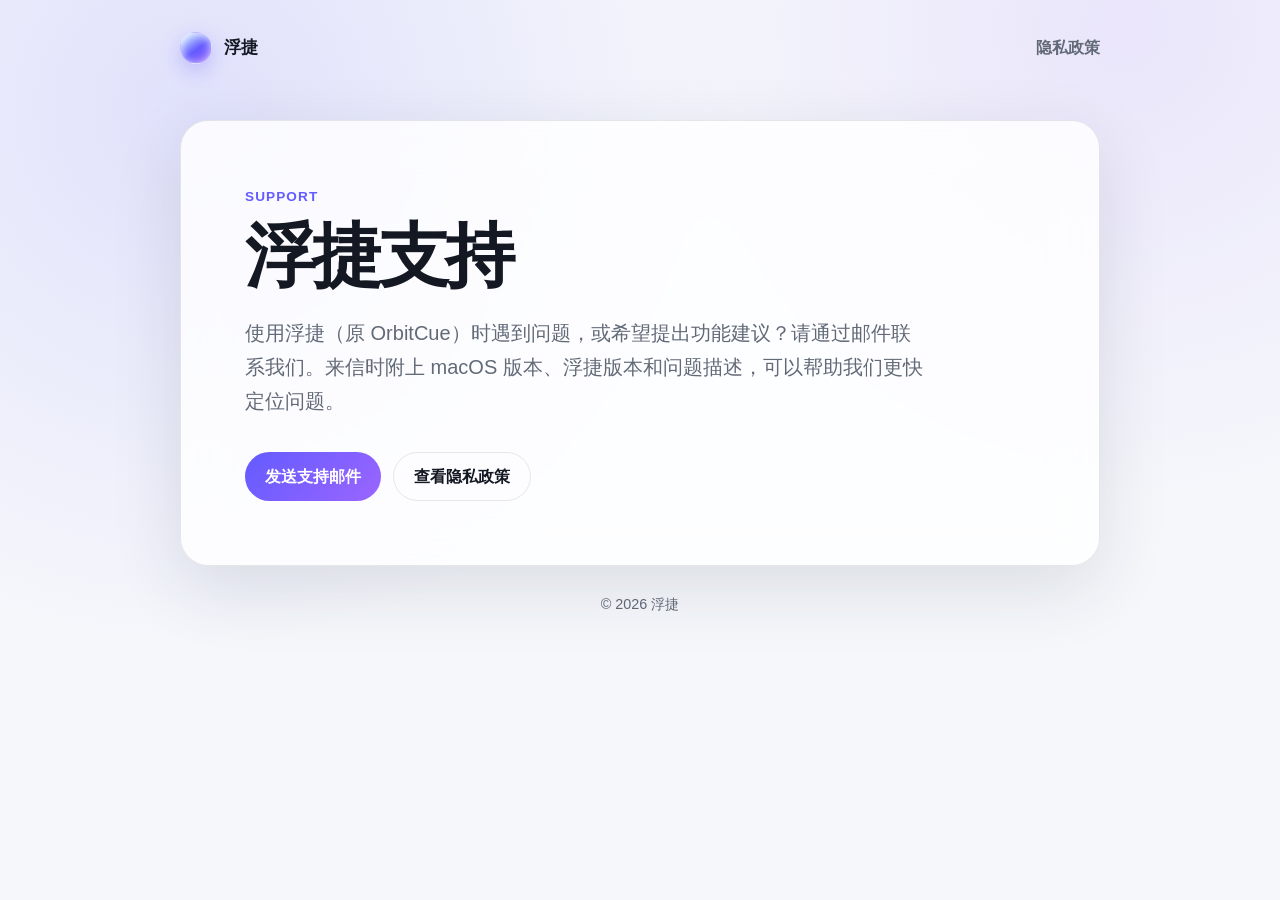
<file: index.html>
<!doctype html>
<html lang="zh-CN">
<head>
  <meta charset="utf-8">
  <meta name="viewport" content="width=device-width, initial-scale=1">
  <meta name="description" content="浮捷技术支持与隐私政策。">
  <title>浮捷支持</title>
  <link rel="stylesheet" href="styles.css">
</head>
<body>
  <main class="shell">
    <nav aria-label="主导航">
      <a class="brand" href="./"><span class="orb" aria-hidden="true"></span>浮捷</a>
      <a class="nav-link" href="privacy.html">隐私政策</a>
    </nav>

    <section class="card">
      <p class="eyebrow">Support</p>
      <h1>浮捷支持</h1>
      <p class="lead">使用浮捷（原 OrbitCue）时遇到问题，或希望提出功能建议？请通过邮件联系我们。来信时附上 macOS 版本、浮捷版本和问题描述，可以帮助我们更快定位问题。</p>
      <div class="actions">
        <a class="button" href="mailto:kiraququ54@gmail.com?subject=%E6%B5%AE%E6%8D%B7%20%E6%8A%80%E6%9C%AF%E6%94%AF%E6%8C%81">发送支持邮件</a>
        <a class="button secondary" href="privacy.html">查看隐私政策</a>
      </div>
    </section>

    <footer>© 2026 浮捷</footer>
  </main>
</body>
</html>
</file>
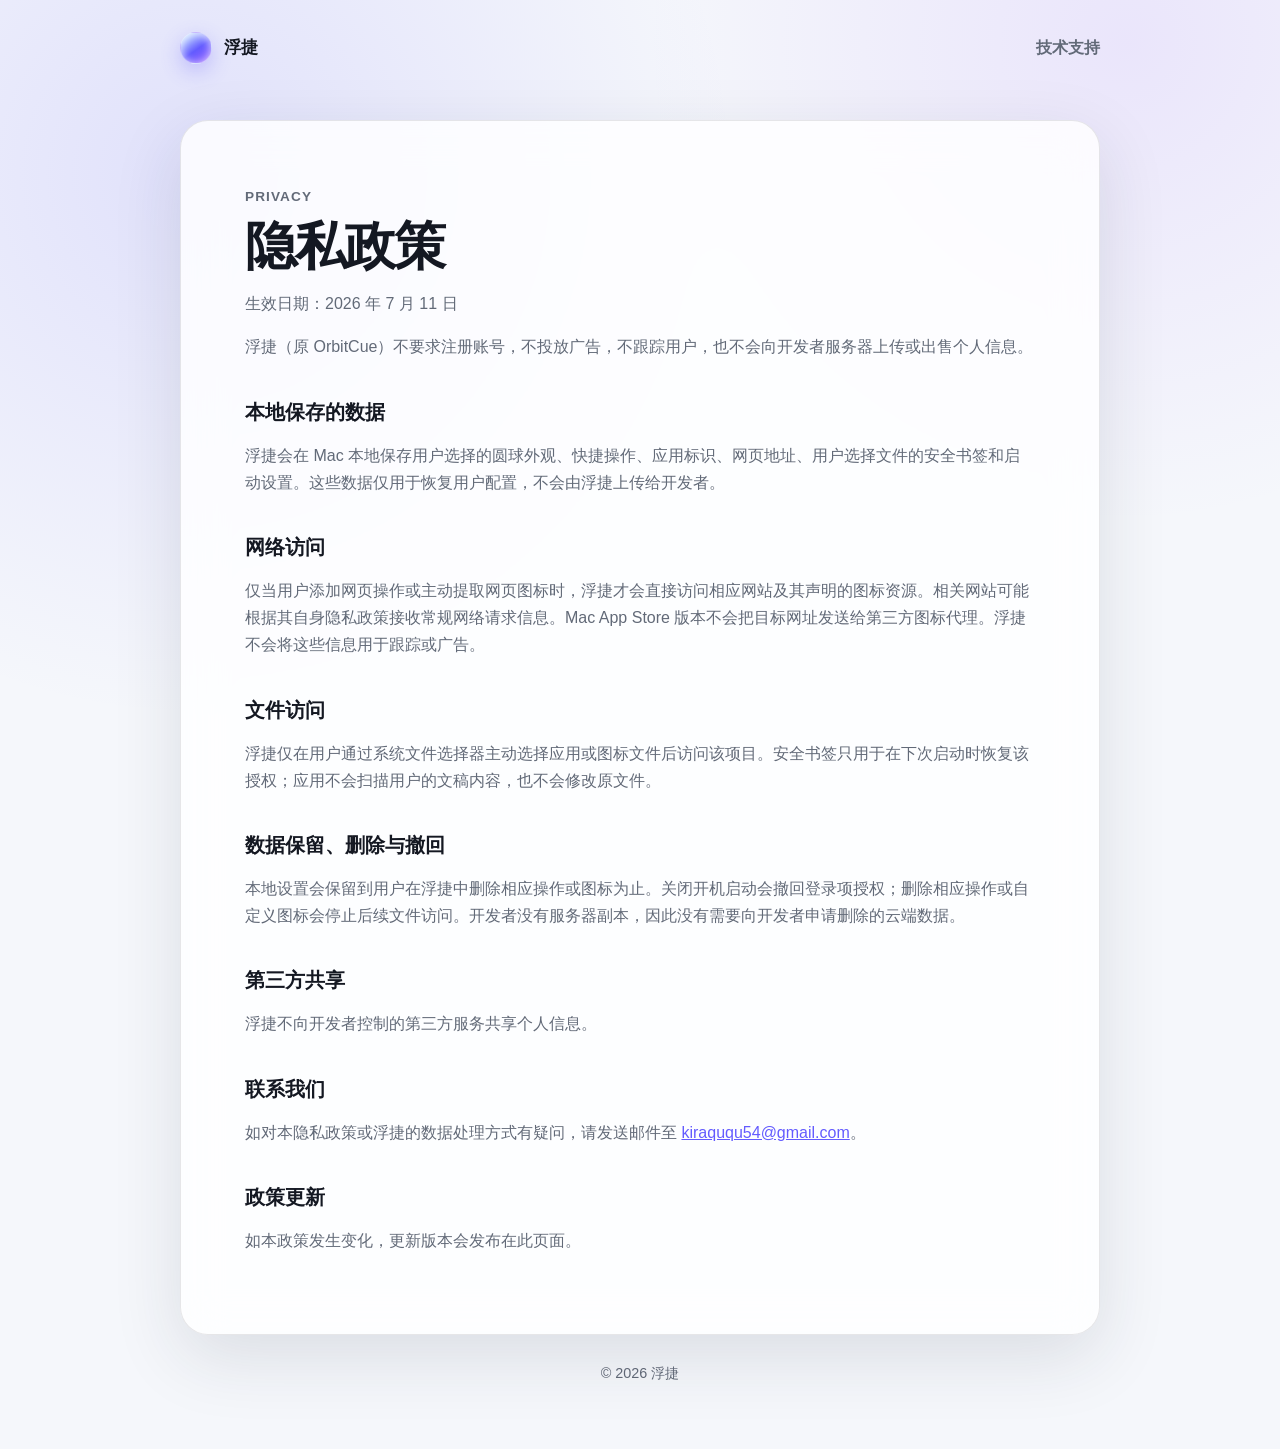
<file: privacy.html>
<!doctype html>
<html lang="zh-CN">
<head>
  <meta charset="utf-8">
  <meta name="viewport" content="width=device-width, initial-scale=1">
  <meta name="description" content="浮捷隐私政策：不要求账号、不投放广告、不跟踪用户。">
  <title>浮捷隐私政策</title>
  <link rel="stylesheet" href="styles.css">
</head>
<body>
  <main class="shell">
    <nav aria-label="主导航">
      <a class="brand" href="./"><span class="orb" aria-hidden="true"></span>浮捷</a>
      <a class="nav-link" href="./">技术支持</a>
    </nav>

    <article class="card content">
      <p class="eyebrow">Privacy</p>
      <h1>隐私政策</h1>
      <p>生效日期：2026 年 7 月 11 日</p>
      <p>浮捷（原 OrbitCue）不要求注册账号，不投放广告，不跟踪用户，也不会向开发者服务器上传或出售个人信息。</p>

      <h2>本地保存的数据</h2>
      <p>浮捷会在 Mac 本地保存用户选择的圆球外观、快捷操作、应用标识、网页地址、用户选择文件的安全书签和启动设置。这些数据仅用于恢复用户配置，不会由浮捷上传给开发者。</p>

      <h2>网络访问</h2>
      <p>仅当用户添加网页操作或主动提取网页图标时，浮捷才会直接访问相应网站及其声明的图标资源。相关网站可能根据其自身隐私政策接收常规网络请求信息。Mac App Store 版本不会把目标网址发送给第三方图标代理。浮捷不会将这些信息用于跟踪或广告。</p>

      <h2>文件访问</h2>
      <p>浮捷仅在用户通过系统文件选择器主动选择应用或图标文件后访问该项目。安全书签只用于在下次启动时恢复该授权；应用不会扫描用户的文稿内容，也不会修改原文件。</p>

      <h2>数据保留、删除与撤回</h2>
      <p>本地设置会保留到用户在浮捷中删除相应操作或图标为止。关闭开机启动会撤回登录项授权；删除相应操作或自定义图标会停止后续文件访问。开发者没有服务器副本，因此没有需要向开发者申请删除的云端数据。</p>

      <h2>第三方共享</h2>
      <p>浮捷不向开发者控制的第三方服务共享个人信息。</p>

      <h2>联系我们</h2>
      <p>如对本隐私政策或浮捷的数据处理方式有疑问，请发送邮件至 <a href="mailto:kiraququ54@gmail.com?subject=%E6%B5%AE%E6%8D%B7%20%E9%9A%90%E7%A7%81%E9%97%AE%E9%A2%98">kiraququ54@gmail.com</a>。</p>

      <h2>政策更新</h2>
      <p>如本政策发生变化，更新版本会发布在此页面。</p>
    </article>

    <footer>© 2026 浮捷</footer>
  </main>
</body>
</html>
</file>
<file: styles.css>
:root {
  color-scheme: light dark;
  --bg: #f5f7fb;
  --surface: rgba(255, 255, 255, 0.82);
  --text: #141822;
  --muted: #626a78;
  --line: rgba(20, 24, 34, 0.1);
  --accent: #635bff;
  --accent-2: #9b65ff;
  --shadow: 0 22px 70px rgba(33, 38, 61, 0.12);
}

@media (prefers-color-scheme: dark) {
  :root {
    --bg: #0e1017;
    --surface: rgba(28, 31, 43, 0.82);
    --text: #f5f6fa;
    --muted: #aeb4c1;
    --line: rgba(255, 255, 255, 0.1);
    --accent: #8a82ff;
    --accent-2: #bb83ff;
    --shadow: 0 24px 80px rgba(0, 0, 0, 0.35);
  }
}

* { box-sizing: border-box; }

body {
  margin: 0;
  min-height: 100vh;
  background:
    radial-gradient(circle at 15% 12%, rgba(99, 91, 255, 0.14), transparent 34rem),
    radial-gradient(circle at 88% 3%, rgba(155, 101, 255, 0.12), transparent 30rem),
    var(--bg);
  color: var(--text);
  font-family: -apple-system, BlinkMacSystemFont, "SF Pro Text", "PingFang SC", sans-serif;
  font-size: 16px;
  line-height: 1.7;
}

.shell {
  width: min(920px, calc(100% - 32px));
  margin: 0 auto;
  padding: 32px 0 64px;
}

nav {
  display: flex;
  align-items: center;
  justify-content: space-between;
  margin-bottom: 56px;
}

.brand {
  display: inline-flex;
  align-items: center;
  gap: 12px;
  color: var(--text);
  font-size: 1.05rem;
  font-weight: 700;
  text-decoration: none;
}

.orb {
  width: 32px;
  height: 32px;
  border: 1px solid rgba(255, 255, 255, 0.55);
  border-radius: 50%;
  background: linear-gradient(145deg, #d9fbff, var(--accent) 54%, var(--accent-2));
  box-shadow: inset 0 1px 8px rgba(255, 255, 255, 0.72), 0 7px 20px rgba(99, 91, 255, 0.3);
}

.nav-link {
  color: var(--muted);
  font-weight: 600;
  text-decoration: none;
}

.nav-link:hover { color: var(--accent); }

.card {
  padding: clamp(28px, 6vw, 64px);
  border: 1px solid var(--line);
  border-radius: 28px;
  background: var(--surface);
  box-shadow: var(--shadow);
  backdrop-filter: blur(22px);
  -webkit-backdrop-filter: blur(22px);
}

.eyebrow {
  margin: 0 0 10px;
  color: var(--accent);
  font-size: 0.85rem;
  font-weight: 750;
  letter-spacing: 0.08em;
  text-transform: uppercase;
}

h1 {
  margin: 0;
  font-size: clamp(2.25rem, 7vw, 4.4rem);
  line-height: 1.08;
  letter-spacing: -0.045em;
}

.lead {
  max-width: 680px;
  margin: 22px 0 0;
  color: var(--muted);
  font-size: clamp(1.05rem, 2vw, 1.25rem);
}

.actions {
  display: flex;
  flex-wrap: wrap;
  gap: 12px;
  margin-top: 34px;
}

.button {
  display: inline-flex;
  min-height: 48px;
  align-items: center;
  justify-content: center;
  padding: 10px 20px;
  border-radius: 999px;
  background: linear-gradient(135deg, var(--accent), var(--accent-2));
  color: white;
  font-weight: 700;
  text-decoration: none;
}

.button.secondary {
  border: 1px solid var(--line);
  background: transparent;
  color: var(--text);
}

.content h1 {
  font-size: clamp(2rem, 5vw, 3.25rem);
}

.content h2 {
  margin: 38px 0 8px;
  font-size: 1.25rem;
  line-height: 1.35;
}

.content p, .content li { color: var(--muted); }

.content ul { padding-left: 1.25rem; }

a { color: var(--accent); }

footer {
  padding-top: 26px;
  color: var(--muted);
  font-size: 0.9rem;
  text-align: center;
}

@media (max-width: 560px) {
  .shell { padding-top: 20px; }
  nav { margin-bottom: 30px; }
  .card { border-radius: 22px; }
  .actions { flex-direction: column; }
  .button { width: 100%; }
}
</file>
